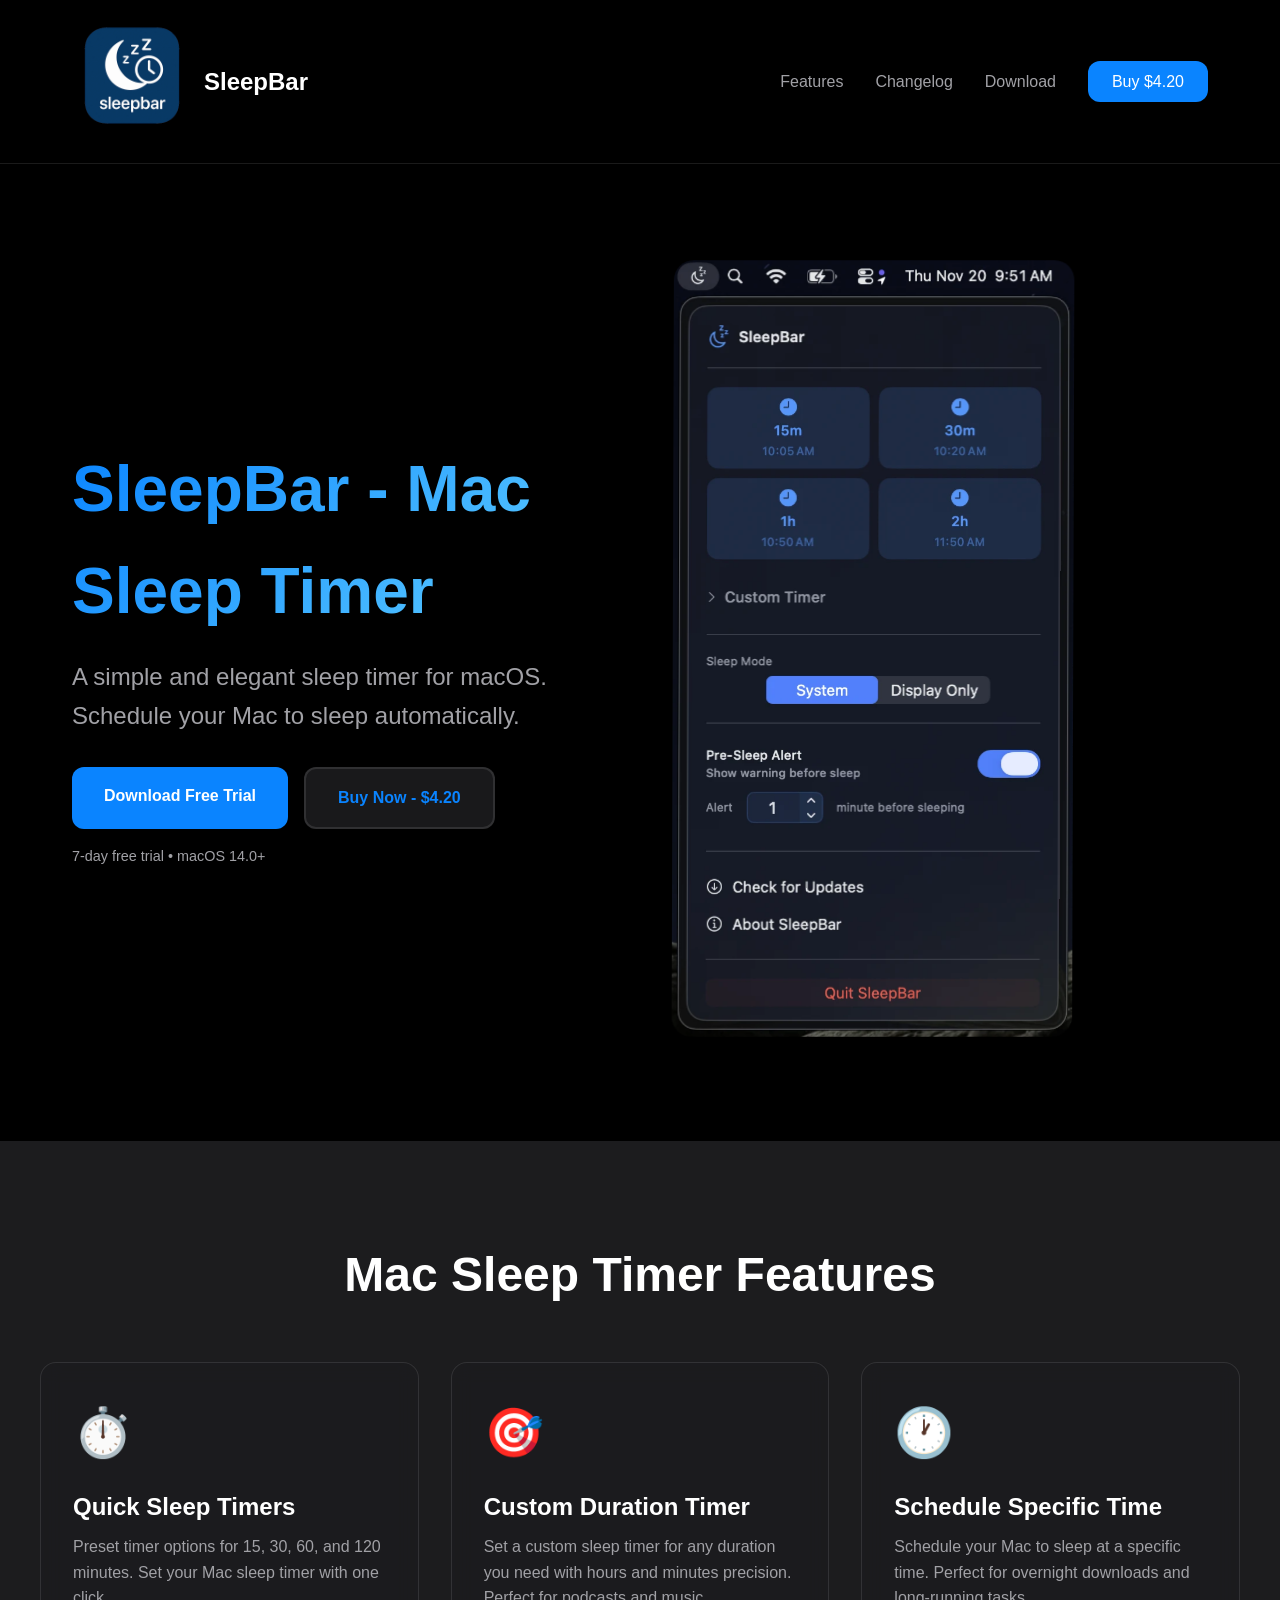
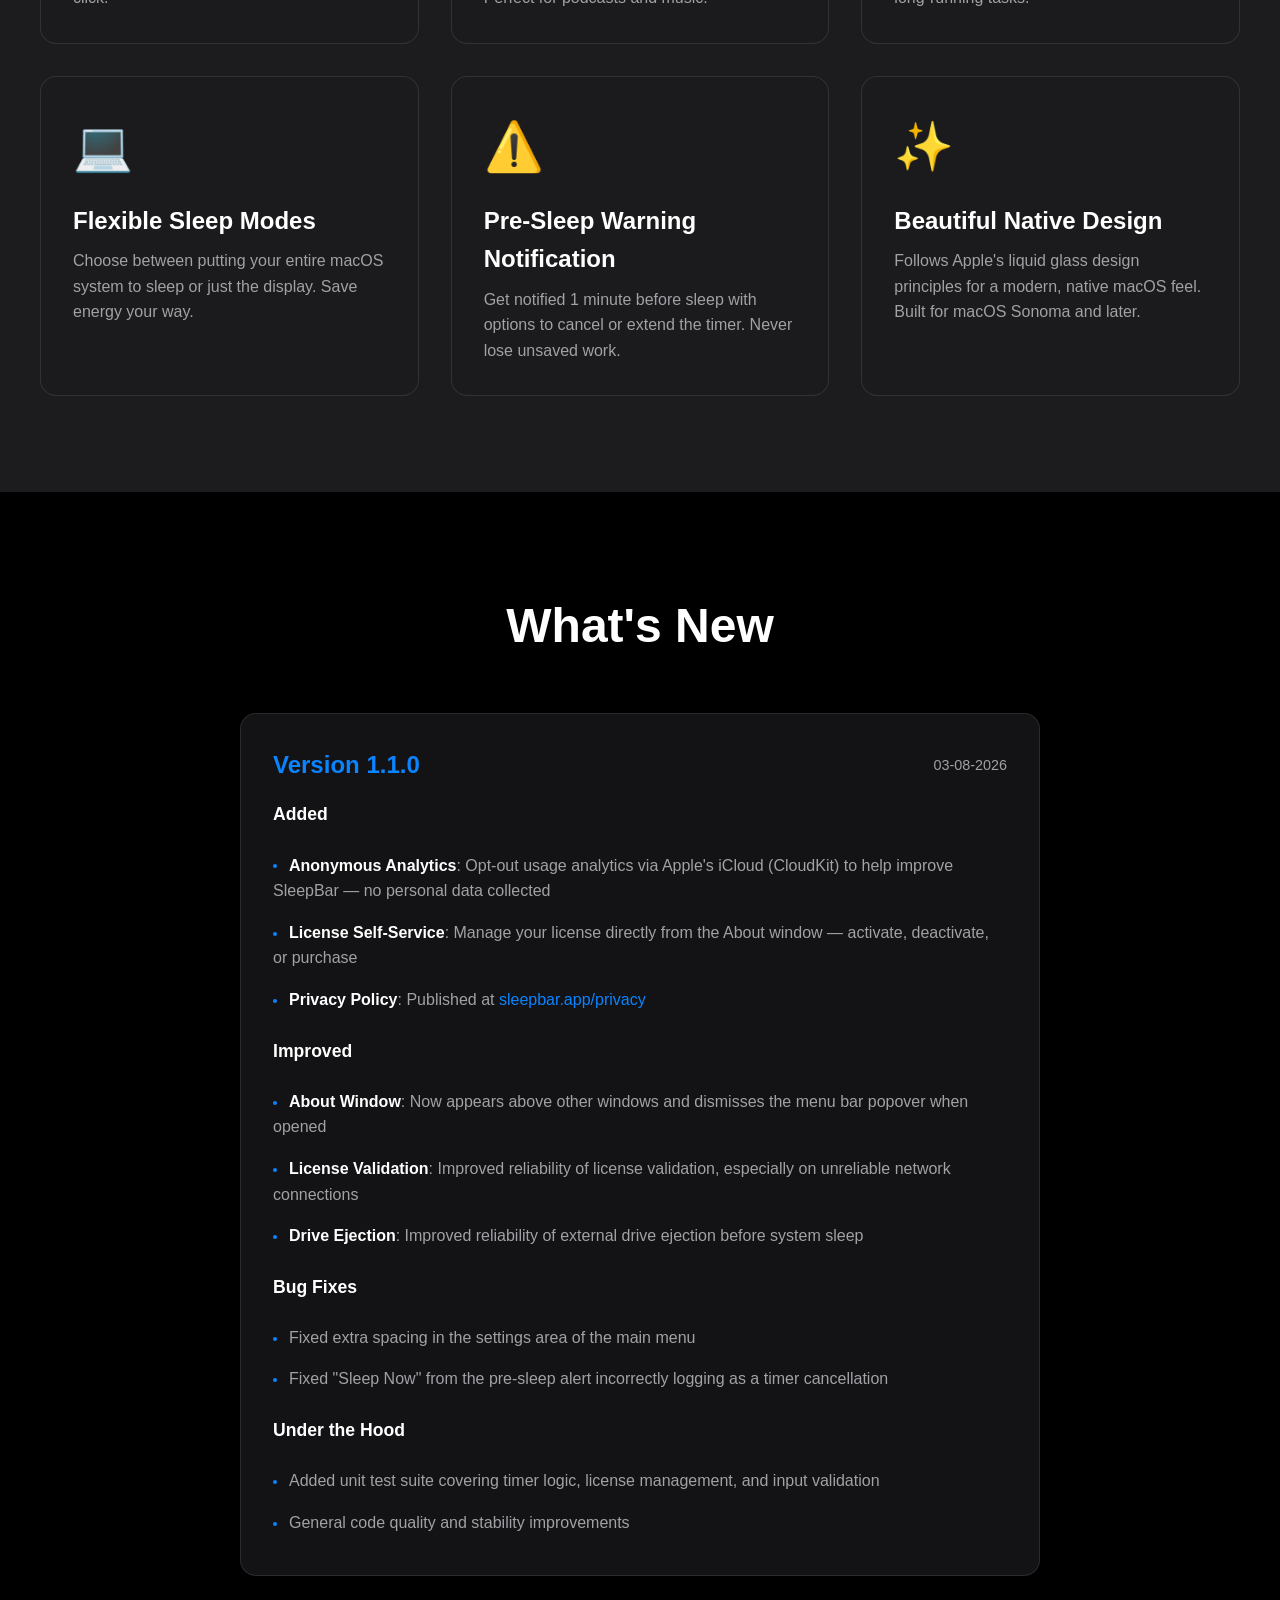
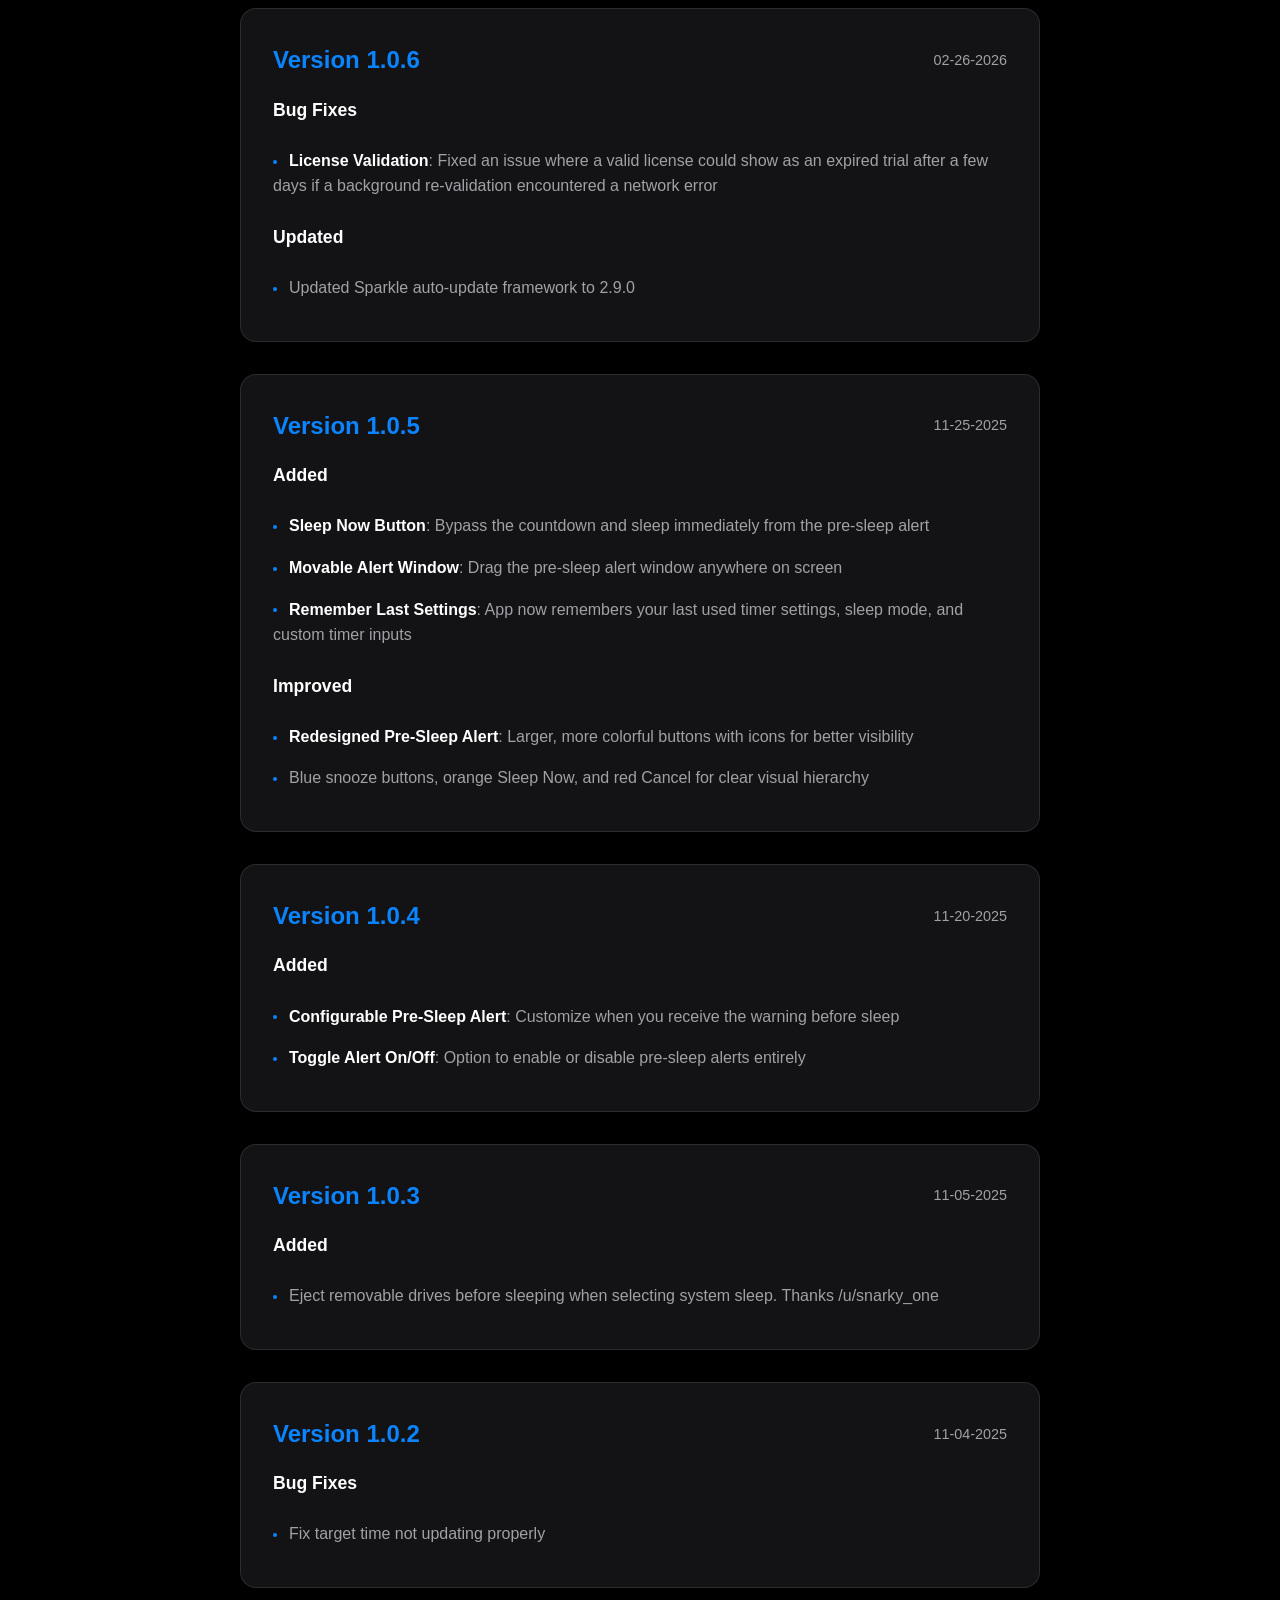
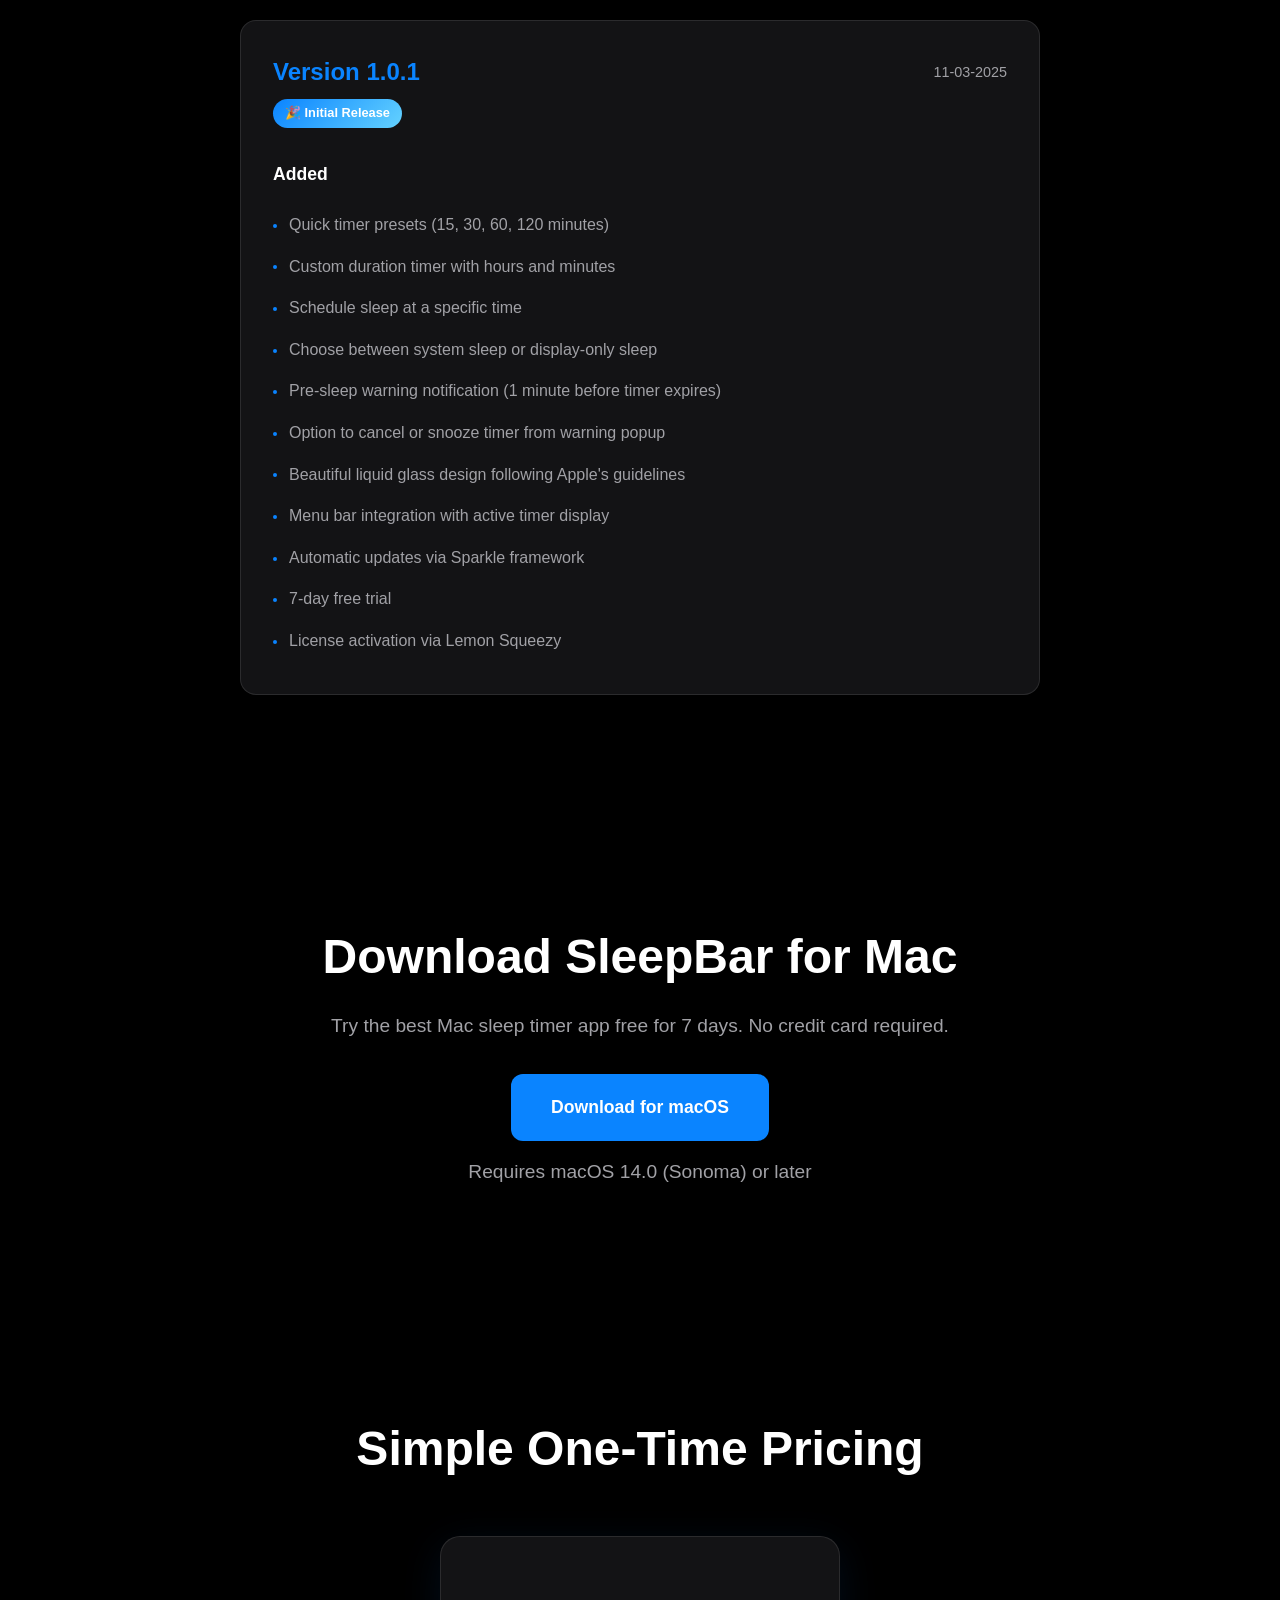
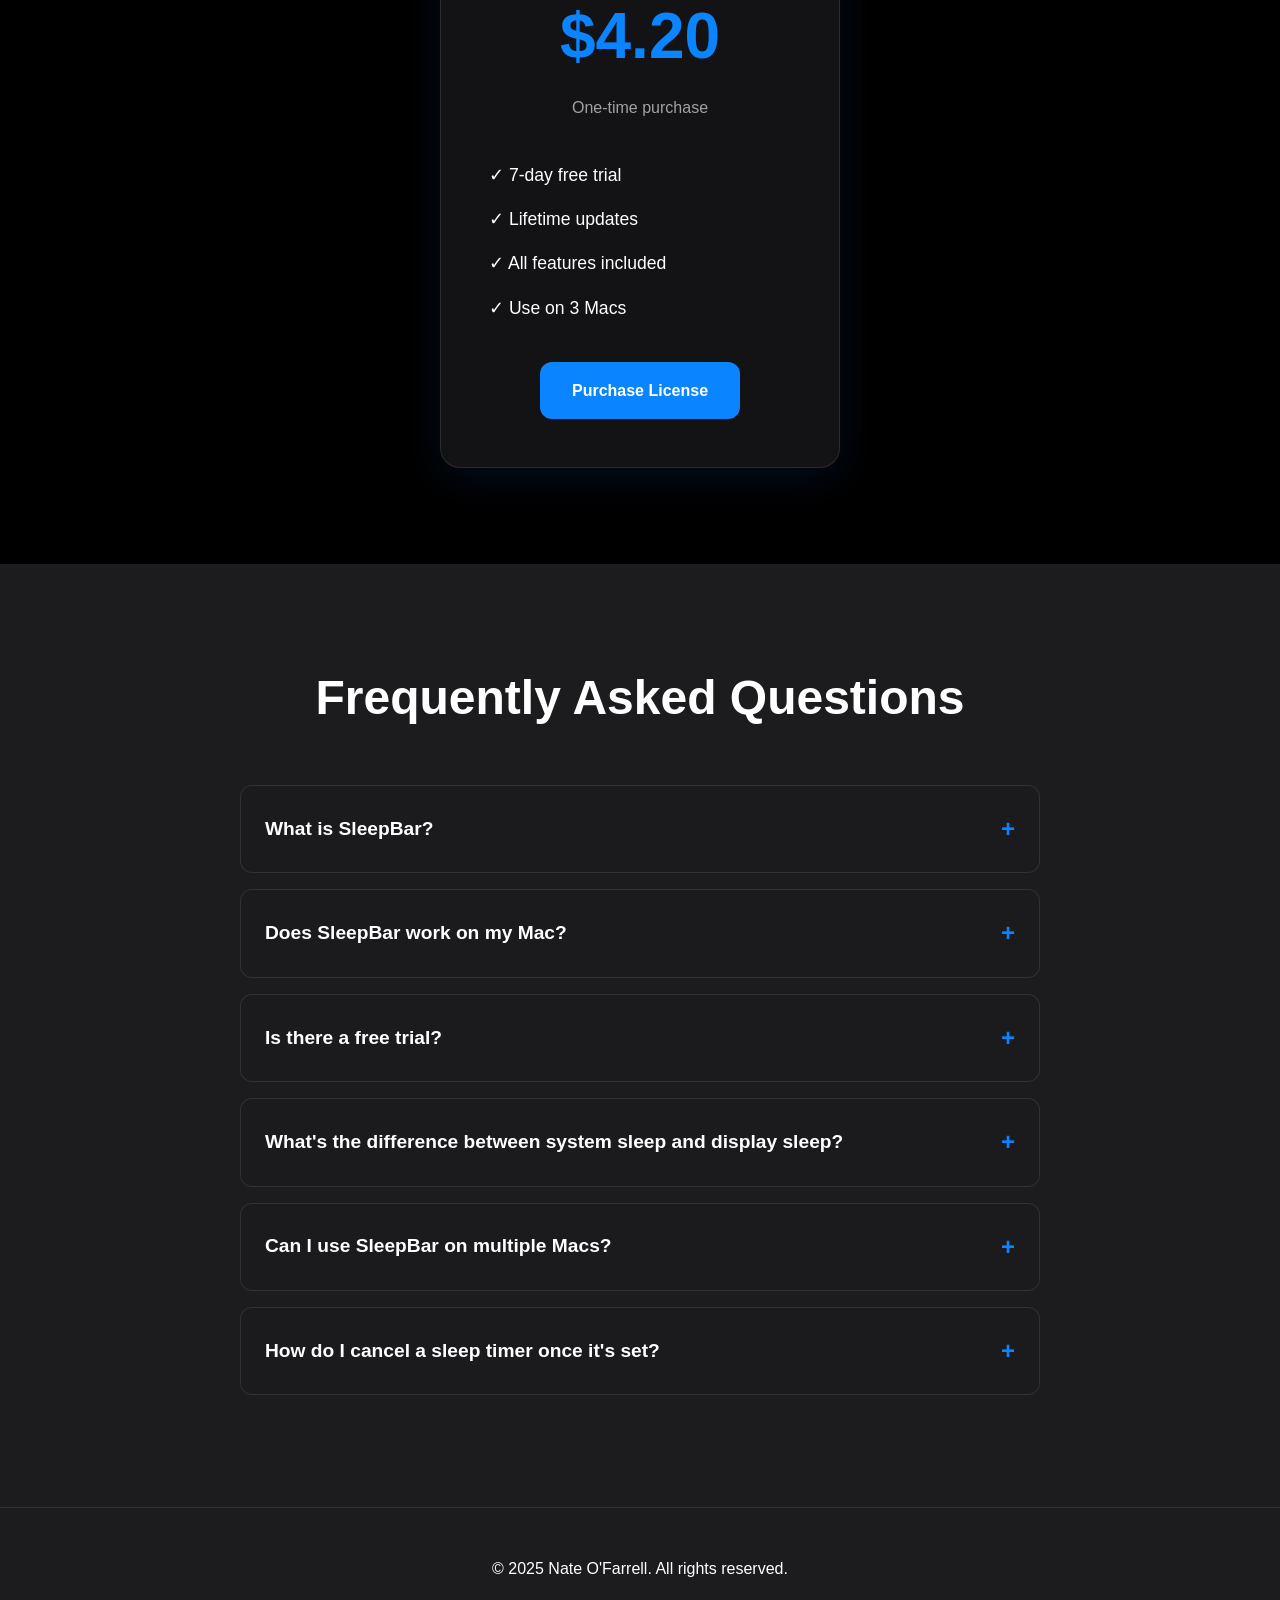
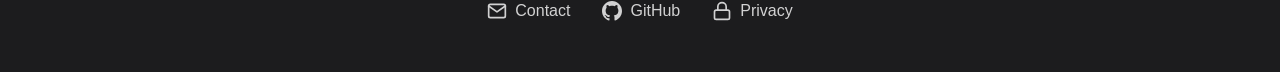
<file: index.html>
<!DOCTYPE html>
<html lang="en">
<head>
    <meta charset="UTF-8">
    <meta name="viewport" content="width=device-width, initial-scale=1.0">
    
    <!-- Primary Meta Tags -->
    <title>SleepBar - Beautiful Sleep Timer for Mac | Schedule macOS Sleep Timer</title>
    <meta name="title" content="SleepBar - Beautiful Sleep Timer for Mac | Schedule macOS Sleep Timer">
    <meta name="description" content="A simple and elegant sleep timer for macOS. Set your Mac to sleep at a specific time or after a duration. Perfect for overnight downloads, podcasts, and energy savings. 7-day free trial.">
    <meta name="keywords" content="mac sleep timer, macos sleep timer, sleep scheduler mac, mac auto sleep, macOS timer, sleep timer app, mac menu bar app, macOS Sonoma app, mac utility app">
    <meta name="author" content="Nate O'Farrell">
    <meta name="theme-color" content="#007AFF">
    <link rel="canonical" href="https://sleepbar.app/">
    
    <!-- Preconnect to external domains -->
    <link rel="preconnect" href="https://github.com" crossorigin>
    <link rel="preconnect" href="https://shop.sleepbar.app" crossorigin>
    <link rel="dns-prefetch" href="https://github.com">
    <link rel="dns-prefetch" href="https://shop.sleepbar.app">
    
    <!-- Open Graph / Facebook -->
    <meta property="og:type" content="website">
    <meta property="og:url" content="https://sleepbar.app/">
    <meta property="og:title" content="SleepBar - Beautiful Sleep Timer for Mac">
    <meta property="og:description" content="A simple and elegant sleep timer for macOS. Set your Mac to sleep at a specific time or after a duration. Perfect for overnight downloads, podcasts, and energy savings.">
    <meta property="og:image" content="https://sleepbar.app/media/app.png">
    <meta property="og:site_name" content="SleepBar">
    <meta property="og:locale" content="en_US">
    
    <!-- Twitter Card -->
    <meta name="twitter:card" content="summary_large_image">
    <meta name="twitter:url" content="https://sleepbar.app/">
    <meta name="twitter:title" content="SleepBar - Beautiful Sleep Timer for Mac">
    <meta name="twitter:description" content="A simple and elegant sleep timer for macOS. Set your Mac to sleep at a specific time or after a duration.">
    <meta name="twitter:image" content="https://sleepbar.app/media/app.png">
    
    <!-- Favicon -->
    <link rel="icon" href="media/icon.png" type="image/png">
    <link rel="apple-touch-icon" href="media/icon.png">
    
    <!-- Critical Resources (load in priority order) -->
    <link rel="preload" as="image" href="media/app.webp" type="image/webp" fetchpriority="high">
    
    <!-- Inlined CSS for instant render (eliminates 160ms render-blocking request) -->
    <style>
        * {
            margin: 0;
            padding: 0;
            box-sizing: border-box;
        }

        :root {
            /* Dark Mode (Default) */
            --primary-color: #0A84FF;
            --secondary-color: #64D2FF;
            --text-primary: #FFFFFF;
            --text-secondary: #A1A1A6;
            --background: #000000;
            --background-elevated: #1C1C1E;
            --card-bg: rgba(28, 28, 30, 0.9);
            --card-border: rgba(255, 255, 255, 0.1);
            --glass-bg: rgba(28, 28, 30, 0.7);
            --header-bg: rgba(0, 0, 0, 0.8);
        }

        body {
            font-family: -apple-system, BlinkMacSystemFont, 'Segoe UI', Roboto, Oxygen, Ubuntu, Cantarell, sans-serif;
            background-color: var(--background);
            color: var(--text-primary);
            line-height: 1.6;
        }

        /* Header */
        header {
            background: var(--header-bg);
            backdrop-filter: blur(20px);
            -webkit-backdrop-filter: blur(20px);
            border-bottom: 1px solid var(--card-border);
            position: sticky;
            top: 0;
            z-index: 100;
        }

        nav {
            max-width: 1200px;
            margin: 0 auto;
            padding: 1rem 2rem;
            display: flex;
            justify-content: space-between;
            align-items: center;
        }

        .logo {
            font-size: 1.5rem;
            font-weight: 600;
            display: flex;
            align-items: center;
            gap: 0.75rem;
        }

        .logo-icon {
            width: 120px;
            height: 120px;
            border-radius: 24px;
        }

        .nav-links {
            display: flex;
            gap: 2rem;
            align-items: center;
        }

        .nav-links a {
            text-decoration: none;
            color: var(--text-secondary);
            font-weight: 500;
            transition: color 0.2s;
        }

        .nav-links a:hover {
            color: var(--primary-color);
        }

        /* Buttons */
        .cta-button {
            background: var(--primary-color);
            color: white !important;
            padding: 0.5rem 1.5rem;
            border-radius: 12px;
            transition: transform 0.2s, box-shadow 0.2s;
        }

        .cta-button:hover {
            transform: translateY(-2px);
            box-shadow: 0 4px 12px rgba(0, 122, 255, 0.3);
        }

        .primary-button {
            display: inline-block;
            background: var(--primary-color);
            color: white;
            padding: 1rem 2rem;
            border-radius: 12px;
            text-decoration: none;
            font-weight: 600;
            transition: transform 0.2s, box-shadow 0.2s;
        }

        .primary-button:hover {
            transform: translateY(-2px);
            box-shadow: 0 8px 20px rgba(0, 122, 255, 0.3);
        }

        .primary-button.large {
            padding: 1.2rem 2.5rem;
            font-size: 1.1rem;
        }

        .secondary-button {
            display: inline-block;
            background: var(--card-bg);
            color: var(--primary-color);
            padding: 1rem 2rem;
            border-radius: 12px;
            text-decoration: none;
            font-weight: 600;
            border: 2px solid var(--card-border);
            transition: all 0.2s;
            backdrop-filter: blur(10px);
        }

        .secondary-button:hover {
            background: var(--primary-color);
            color: white;
            border-color: var(--primary-color);
        }

        /* Hero Section */
        .hero {
            max-width: 1200px;
            margin: 0 auto;
            padding: 6rem 2rem;
            display: grid;
            grid-template-columns: 1fr 1fr;
            gap: 4rem;
            align-items: center;
        }

        .hero-content h1 {
            font-size: 4rem;
            font-weight: 700;
            margin-bottom: 1rem;
            background: linear-gradient(135deg, var(--primary-color), var(--secondary-color));
            -webkit-background-clip: text;
            -webkit-text-fill-color: transparent;
            background-clip: text;
        }

        .tagline {
            font-size: 1.5rem;
            color: var(--text-secondary);
            margin-bottom: 2rem;
        }

        .hero-buttons {
            display: flex;
            gap: 1rem;
            margin-bottom: 1rem;
        }

        .trial-info {
            color: var(--text-secondary);
            font-size: 0.9rem;
        }

        /* App Preview */
        .app-preview {
            perspective: 1000px;
        }

        .app-screenshot {
            max-width: 75%;
            height: auto;
            border-radius: 20px;
            box-shadow: 0 30px 80px rgba(0, 0, 0, 0.3);
            transform: rotateY(-5deg) rotateX(2deg);
            transition: transform 0.5s ease;
        }

        .app-screenshot:hover {
            transform: rotateY(0deg) rotateX(0deg);
        }

        /* Features Section */
        .features {
            background: var(--background-elevated);
            padding: 6rem 2rem;
        }

        .features h2 {
            text-align: center;
            font-size: 3rem;
            margin-bottom: 3rem;
        }

        .features-grid {
            max-width: 1200px;
            margin: 0 auto;
            display: grid;
            grid-template-columns: repeat(auto-fit, minmax(300px, 1fr));
            gap: 2rem;
        }

        .feature {
            background: var(--glass-bg);
            padding: 2rem;
            border-radius: 16px;
            border: 1px solid var(--card-border);
            backdrop-filter: blur(10px);
            transition: transform 0.2s, box-shadow 0.2s, border-color 0.2s;
        }

        .feature:hover {
            transform: translateY(-4px);
            box-shadow: 0 8px 20px rgba(10, 132, 255, 0.2);
            border-color: var(--primary-color);
        }

        .feature-icon {
            font-size: 3rem;
            margin-bottom: 1rem;
        }

        .feature h3 {
            font-size: 1.5rem;
            margin-bottom: 0.5rem;
        }

        .feature p {
            color: var(--text-secondary);
        }

        /* Changelog Section */
        .changelog {
            background: var(--background);
            padding: 6rem 2rem;
        }

        .changelog h2 {
            text-align: center;
            font-size: 3rem;
            margin-bottom: 3rem;
        }

        .changelog-container {
            max-width: 800px;
            margin: 0 auto;
        }

        .changelog-entry {
            background: var(--glass-bg);
            border-radius: 16px;
            padding: 2rem;
            margin-bottom: 2rem;
            border: 1px solid var(--card-border);
            backdrop-filter: blur(10px);
            transition: transform 0.2s, box-shadow 0.2s, border-color 0.2s;
        }

        .changelog-entry:hover {
            transform: translateY(-2px);
            box-shadow: 0 8px 20px rgba(10, 132, 255, 0.2);
            border-color: var(--primary-color);
        }

        .version-header {
            display: flex;
            justify-content: space-between;
            align-items: center;
            margin-bottom: 0.5rem;
        }

        .version-number {
            font-size: 1.5rem;
            font-weight: 700;
            color: var(--primary-color);
        }

        .version-date {
            color: var(--text-secondary);
            font-size: 0.9rem;
        }

        .version-badge {
            display: inline-block;
            background: linear-gradient(135deg, var(--primary-color), var(--secondary-color));
            color: white;
            padding: 0.25rem 0.75rem;
            border-radius: 20px;
            font-size: 0.8rem;
            font-weight: 600;
            margin-bottom: 1rem;
        }

        .changelog-list {
            list-style: none;
            margin-top: 1rem;
        }

        .changelog-list li {
            padding: 0.5rem 0;
            font-size: 1rem;
            line-height: 1.6;
            color: var(--text-secondary);
        }

        .changelog-list li::before {
            content: '';
            display: inline-block;
            width: 4px;
            height: 4px;
            background: var(--primary-color);
            border-radius: 50%;
            margin-right: 0.75rem;
            vertical-align: middle;
        }

        .changelog-list li strong {
            color: var(--text-primary);
            font-weight: 600;
        }

        .changelog-list li code {
            background: rgba(10, 132, 255, 0.15);
            color: var(--primary-color);
            padding: 0.15rem 0.4rem;
            border-radius: 4px;
            font-family: 'SF Mono', Monaco, 'Courier New', monospace;
            font-size: 0.9em;
        }

        .changelog-list li a {
            color: var(--primary-color);
            text-decoration: none;
            transition: opacity 0.2s;
        }

        .changelog-list li a:hover {
            opacity: 0.8;
            text-decoration: underline;
        }

        .changelog-subsection {
            font-size: 1.1rem;
            font-weight: 600;
            color: var(--text-primary);
            margin-top: 1rem;
            margin-bottom: 0.5rem;
        }

        .loading {
            text-align: center;
            color: var(--text-secondary);
            padding: 2rem;
        }

        /* Download Section */
        .download {
            max-width: 800px;
            margin: 0 auto;
            padding: 6rem 2rem;
            text-align: center;
        }

        .download h2 {
            font-size: 3rem;
            margin-bottom: 1rem;
        }

        .download p {
            font-size: 1.2rem;
            color: var(--text-secondary);
            margin-bottom: 2rem;
        }

        .system-requirements {
            margin-top: 1rem;
            font-size: 0.9rem;
            color: var(--text-secondary);
        }

        /* Pricing Section */
        .pricing {
            background: var(--background);
            padding: 6rem 2rem;
            text-align: center;
        }

        .pricing h2 {
            font-size: 3rem;
            margin-bottom: 3rem;
        }

        .pricing-card {
            max-width: 400px;
            margin: 0 auto;
            background: var(--glass-bg);
            padding: 3rem;
            border-radius: 20px;
            border: 1px solid var(--card-border);
            backdrop-filter: blur(10px);
            box-shadow: 0 10px 40px rgba(10, 132, 255, 0.1);
        }

        .price {
            font-size: 4rem;
            font-weight: 700;
            color: var(--primary-color);
            margin-bottom: 0.5rem;
        }

        .price-subtext {
            color: var(--text-secondary);
            margin-bottom: 2rem;
        }

        .features-list {
            list-style: none;
            margin-bottom: 2rem;
            text-align: left;
        }

        .features-list li {
            padding: 0.5rem 0;
            font-size: 1.1rem;
        }

        /* FAQ Section */
        .faq {
            background: var(--background-elevated);
            padding: 6rem 2rem;
        }

        .faq h2 {
            text-align: center;
            font-size: 3rem;
            margin-bottom: 3rem;
        }

        .faq-container {
            max-width: 800px;
            margin: 0 auto;
        }

        .faq-item {
            background: var(--glass-bg);
            border-radius: 12px;
            padding: 1.5rem;
            margin-bottom: 1rem;
            border: 1px solid var(--card-border);
            backdrop-filter: blur(10px);
            transition: all 0.2s;
            cursor: pointer;
        }

        .faq-item:hover {
            border-color: var(--primary-color);
            box-shadow: 0 4px 12px rgba(10, 132, 255, 0.2);
        }

        .faq-item[open] {
            border-color: var(--primary-color);
        }

        .faq-item summary {
            font-size: 1.2rem;
            font-weight: 600;
            color: var(--text-primary);
            cursor: pointer;
            list-style: none;
            display: flex;
            justify-content: space-between;
            align-items: center;
        }

        .faq-item summary::-webkit-details-marker {
            display: none;
        }

        .faq-item summary::after {
            content: '+';
            font-size: 1.5rem;
            color: var(--primary-color);
            transition: transform 0.3s;
        }

        .faq-item[open] summary::after {
            transform: rotate(45deg);
        }

        .faq-item p {
            margin-top: 1rem;
            color: var(--text-secondary);
            line-height: 1.6;
        }

        /* Footer */
        footer {
            background: var(--background-elevated);
            color: var(--text-primary);
            padding: 3rem 2rem;
            text-align: center;
            border-top: 1px solid var(--card-border);
        }

        .footer-links {
            margin-top: 1rem;
            display: flex;
            gap: 2rem;
            justify-content: center;
        }

        .footer-links a {
            color: white;
            text-decoration: none;
            opacity: 0.8;
            transition: opacity 0.2s;
        }

        .footer-link {
            display: inline-flex;
            align-items: center;
            gap: 0.5rem;
        }

        .footer-link svg {
            transition: transform 0.2s;
        }

        .footer-links a:hover {
            opacity: 1;
        }

        .footer-link:hover svg {
            transform: translateY(-2px);
        }

        /* Responsive */
        @media (max-width: 768px) {
            /* Navigation */
            nav {
                padding: 1rem 1.5rem;
                flex-wrap: wrap;
                gap: 1rem;
            }

            .logo {
                font-size: 1.25rem;
            }

            .nav-links {
                gap: 1rem;
                font-size: 0.9rem;
                width: 100%;
                justify-content: center;
                flex-wrap: wrap;
            }

            .cta-button {
                padding: 0.5rem 1rem;
                font-size: 0.9rem;
            }

            /* Hero */
            .hero {
                grid-template-columns: 1fr;
                padding: 2rem 1.5rem;
                gap: 2rem;
            }

            .hero-content h1 {
                font-size: 2.5rem;
            }

            .tagline {
                font-size: 1.1rem;
            }

            .hero-buttons {
                flex-direction: column;
                gap: 0.75rem;
            }

            .primary-button,
            .secondary-button {
                width: 100%;
                text-align: center;
                padding: 1rem 1.5rem;
            }

            .app-screenshot {
                max-width: 100%;
                transform: none;
            }

            /* Sections */
            .features,
            .changelog,
            .download,
            .pricing,
            .faq {
                padding: 3rem 1.5rem;
            }

            .features h2,
            .changelog h2,
            .download h2,
            .pricing h2,
            .faq h2 {
                font-size: 2rem;
            }
            
            .faq-item summary {
                font-size: 1rem;
            }

            .features-grid {
                grid-template-columns: 1fr;
                gap: 2rem;
            }

            .feature-icon {
                font-size: 2.5rem;
            }

            /* Pricing */
            .pricing-card {
                max-width: 100%;
            }

            /* Footer */
            footer {
                padding: 2rem 1.5rem;
            }

            .footer-links {
                flex-direction: column;
                gap: 1rem;
                align-items: center;
            }
        }
    </style>
    
    <!-- Structured Data (JSON-LD) -->
    <script type="application/ld+json">
    {
      "@context": "https://schema.org",
      "@type": "SoftwareApplication",
      "name": "SleepBar",
      "operatingSystem": "macOS 14.0 or later",
      "applicationCategory": "UtilitiesApplication",
      "offers": {
        "@type": "Offer",
        "price": "4.20",
        "priceCurrency": "USD"
      },
      "aggregateRating": {
        "@type": "AggregateRating",
        "ratingValue": "5",
        "ratingCount": "1"
      },
      "description": "A simple and elegant sleep timer for macOS. Set your Mac to sleep at a specific time or after a duration.",
      "screenshot": "https://sleepbar.app/media/app.png",
      "downloadUrl": "https://github.com/zcpnate/sleepbar/releases/latest/download/SleepBar.dmg",
      "softwareVersion": "1.0",
      "author": {
        "@type": "Person",
        "name": "Nate O'Farrell"
      },
      "publisher": {
        "@type": "Organization",
        "name": "SleepBar",
        "logo": {
          "@type": "ImageObject",
          "url": "https://sleepbar.app/media/icon.png"
        }
      }
    }
    </script>
    
    <script type="application/ld+json">
    {
      "@context": "https://schema.org",
      "@type": "Organization",
      "name": "SleepBar",
      "url": "https://sleepbar.app",
      "logo": "https://sleepbar.app/media/icon.png",
      "contactPoint": {
        "@type": "ContactPoint",
        "email": "hi@sleepbar.app",
        "contactType": "Customer Support"
      },
      "sameAs": [
        "https://github.com/zcpnate/sleepbar"
      ]
    }
    </script>
    
    <script type="application/ld+json">
    {
      "@context": "https://schema.org",
      "@type": "FAQPage",
      "mainEntity": [
        {
          "@type": "Question",
          "name": "What is SleepBar?",
          "acceptedAnswer": {
            "@type": "Answer",
            "text": "SleepBar is a Mac sleep timer app that allows you to schedule your macOS computer to sleep automatically after a set duration or at a specific time. It's perfect for listening to music before bed, managing overnight downloads, or saving energy."
          }
        },
        {
          "@type": "Question",
          "name": "Does SleepBar work on my Mac?",
          "acceptedAnswer": {
            "@type": "Answer",
            "text": "SleepBar requires macOS 14.0 (Sonoma) or later. It works on all modern Macs including MacBook Air, MacBook Pro, iMac, Mac Mini, Mac Studio, and Mac Pro running compatible versions of macOS."
          }
        },
        {
          "@type": "Question",
          "name": "Is there a free trial?",
          "acceptedAnswer": {
            "@type": "Answer",
            "text": "Yes! SleepBar offers a 7-day free trial with full access to all features. No credit card is required to start your trial. Simply download and start using the app."
          }
        },
        {
          "@type": "Question",
          "name": "What's the difference between system sleep and display sleep?",
          "acceptedAnswer": {
            "@type": "Answer",
            "text": "System sleep puts your entire Mac into a low-power state, closing all apps and stopping all processes. Display sleep only turns off your screen while keeping your Mac running, perfect for downloads or background tasks."
          }
        },
        {
          "@type": "Question",
          "name": "Can I use SleepBar on multiple Macs?",
          "acceptedAnswer": {
            "@type": "Answer",
            "text": "Yes! Your $4.20 one-time purchase license allows you to use SleepBar on up to 3 Macs. The license includes lifetime updates at no additional cost."
          }
        },
        {
          "@type": "Question",
          "name": "How do I cancel a sleep timer once it's set?",
          "acceptedAnswer": {
            "@type": "Answer",
            "text": "Simply click the SleepBar icon in your menu bar and you'll see options to cancel or modify your active timer. You'll also receive a notification 1 minute before sleep with the option to cancel."
          }
        }
      ]
    }
    </script>
</head>
<body>
    <header>
        <nav>
            <div class="logo">
                <picture>
                    <source srcset="media/icon.webp" type="image/webp">
                    <img src="media/icon.png" alt="SleepBar Mac Sleep Timer App Logo" class="logo-icon" width="120" height="120">
                </picture>
                SleepBar
            </div>
            <div class="nav-links">
                <a href="#features">Features</a>
                <a href="#changelog">Changelog</a>
                <a href="#download">Download</a>
                <a href="https://shop.sleepbar.app/buy/8089829a-1927-4553-9b16-28aacdcfe904" class="cta-button">Buy $4.20</a>
            </div>
        </nav>
    </header>

    <main>
        <!-- Hero Section -->
        <section class="hero">
            <div class="hero-content">
                <h1>SleepBar - Mac Sleep Timer</h1>
                <p class="tagline">A simple and elegant sleep timer for macOS. Schedule your Mac to sleep automatically.</p>
                <div class="hero-buttons">
                    <a href="https://github.com/zcpnate/sleepbar/releases/latest/download/SleepBar.dmg" class="primary-button">
                        Download Free Trial
                    </a>
                    <a href="https://shop.sleepbar.app/buy/8089829a-1927-4553-9b16-28aacdcfe904" class="secondary-button">
                        Buy Now - $4.20
                    </a>
                </div>
                <p class="trial-info">7-day free trial • macOS 14.0+</p>
            </div>
            <div class="hero-image">
                <div class="app-preview">
                    <picture>
                        <source srcset="media/app.webp" type="image/webp">
                        <img src="media/app.png" 
                             alt="SleepBar macOS menu bar app interface showing sleep timer options with quick presets, custom duration, and scheduled sleep time controls" 
                             class="app-screenshot"
                             width="662"
                             height="1330"
                             loading="eager"
                             fetchpriority="high">
                    </picture>
                </div>
            </div>
        </section>

        <!-- Features Section -->
        <section id="features" class="features">
            <h2>Mac Sleep Timer Features</h2>
            <div class="features-grid">
                <div class="feature">
                    <div class="feature-icon">⏱️</div>
                    <h3>Quick Sleep Timers</h3>
                    <p>Preset timer options for 15, 30, 60, and 120 minutes. Set your Mac sleep timer with one click.</p>
                </div>
                <div class="feature">
                    <div class="feature-icon">🎯</div>
                    <h3>Custom Duration Timer</h3>
                    <p>Set a custom sleep timer for any duration you need with hours and minutes precision. Perfect for podcasts and music.</p>
                </div>
                <div class="feature">
                    <div class="feature-icon">🕐</div>
                    <h3>Schedule Specific Time</h3>
                    <p>Schedule your Mac to sleep at a specific time. Perfect for overnight downloads and long-running tasks.</p>
                </div>
                <div class="feature">
                    <div class="feature-icon">💻</div>
                    <h3>Flexible Sleep Modes</h3>
                    <p>Choose between putting your entire macOS system to sleep or just the display. Save energy your way.</p>
                </div>
                <div class="feature">
                    <div class="feature-icon">⚠️</div>
                    <h3>Pre-Sleep Warning Notification</h3>
                    <p>Get notified 1 minute before sleep with options to cancel or extend the timer. Never lose unsaved work.</p>
                </div>
                <div class="feature">
                    <div class="feature-icon">✨</div>
                    <h3>Beautiful Native Design</h3>
                    <p>Follows Apple's liquid glass design principles for a modern, native macOS feel. Built for macOS Sonoma and later.</p>
                </div>
            </div>
        </section>

        <!-- Changelog Section -->
        <section id="changelog" class="changelog">
            <h2>What's New</h2>
            <div class="changelog-container" id="changelog-content">
                <div class="loading">Loading changelog...</div>
            </div>
        </section>

        <!-- Download Section -->
        <section id="download" class="download">
            <h2>Download SleepBar for Mac</h2>
            <p>Try the best Mac sleep timer app free for 7 days. No credit card required.</p>
            <div class="download-buttons">
                <a href="https://github.com/zcpnate/sleepbar/releases/latest/download/SleepBar.dmg" class="primary-button large">
                    Download for macOS
                </a>
            </div>
            <p class="system-requirements">Requires macOS 14.0 (Sonoma) or later</p>
        </section>

        <!-- Pricing Section -->
        <section class="pricing">
            <h2>Simple One-Time Pricing</h2>
            <div class="pricing-card">
                <div class="price">$4.20</div>
                <p class="price-subtext">One-time purchase</p>
                <ul class="features-list">
                    <li>✓ 7-day free trial</li>
                    <li>✓ Lifetime updates</li>
                    <li>✓ All features included</li>
                    <li>✓ Use on 3 Macs</li>
                </ul>
                <a href="https://shop.sleepbar.app/buy/8089829a-1927-4553-9b16-28aacdcfe904" class="primary-button">
                    Purchase License
                </a>
            </div>
        </section>

        <!-- FAQ Section -->
        <section class="faq">
            <h2>Frequently Asked Questions</h2>
            <div class="faq-container">
                <details class="faq-item">
                    <summary>What is SleepBar?</summary>
                    <p>SleepBar is a Mac sleep timer app that allows you to schedule your macOS computer to sleep automatically after a set duration or at a specific time. It's perfect for listening to music before bed, managing overnight downloads, or saving energy.</p>
                </details>
                <details class="faq-item">
                    <summary>Does SleepBar work on my Mac?</summary>
                    <p>SleepBar requires macOS 14.0 (Sonoma) or later. It works on all modern Macs including MacBook Air, MacBook Pro, iMac, Mac Mini, Mac Studio, and Mac Pro running compatible versions of macOS.</p>
                </details>
                <details class="faq-item">
                    <summary>Is there a free trial?</summary>
                    <p>Yes! SleepBar offers a 7-day free trial with full access to all features. No credit card is required to start your trial. Simply download and start using the app.</p>
                </details>
                <details class="faq-item">
                    <summary>What's the difference between system sleep and display sleep?</summary>
                    <p>System sleep puts your entire Mac into a low-power state, closing all apps and stopping all processes. Display sleep only turns off your screen while keeping your Mac running, perfect for downloads or background tasks.</p>
                </details>
                <details class="faq-item">
                    <summary>Can I use SleepBar on multiple Macs?</summary>
                    <p>Yes! Your $4.20 one-time purchase license allows you to use SleepBar on up to 3 Macs. The license includes lifetime updates at no additional cost.</p>
                </details>
                <details class="faq-item">
                    <summary>How do I cancel a sleep timer once it's set?</summary>
                    <p>Simply click the SleepBar icon in your menu bar and you'll see options to cancel or modify your active timer. You'll also receive a notification before sleep with the option to cancel.</p>
                </details>
            </div>
        </section>
    </main>

    <footer>
        <p>&copy; 2025 Nate O'Farrell. All rights reserved.</p>
        <div class="footer-links">
            <a href="mailto:hi@sleepbar.app" class="footer-link">
                <svg width="20" height="20" viewBox="0 0 24 24" fill="none" stroke="currentColor" stroke-width="2" stroke-linecap="round" stroke-linejoin="round">
                    <path d="M4 4h16c1.1 0 2 .9 2 2v12c0 1.1-.9 2-2 2H4c-1.1 0-2-.9-2-2V6c0-1.1.9-2 2-2z"></path>
                    <polyline points="22,6 12,13 2,6"></polyline>
                </svg>
                Contact
            </a>
            <a href="https://github.com/zcpnate/sleepbar" class="footer-link">
                <svg width="20" height="20" viewBox="0 0 24 24" fill="currentColor">
                    <path d="M12 0c-6.626 0-12 5.373-12 12 0 5.302 3.438 9.8 8.207 11.387.599.111.793-.261.793-.577v-2.234c-3.338.726-4.033-1.416-4.033-1.416-.546-1.387-1.333-1.756-1.333-1.756-1.089-.745.083-.729.083-.729 1.205.084 1.839 1.237 1.839 1.237 1.07 1.834 2.807 1.304 3.492.997.107-.775.418-1.305.762-1.604-2.665-.305-5.467-1.334-5.467-5.931 0-1.311.469-2.381 1.236-3.221-.124-.303-.535-1.524.117-3.176 0 0 1.008-.322 3.301 1.23.957-.266 1.983-.399 3.003-.404 1.02.005 2.047.138 3.006.404 2.291-1.552 3.297-1.23 3.297-1.23.653 1.653.242 2.874.118 3.176.77.84 1.235 1.911 1.235 3.221 0 4.609-2.807 5.624-5.479 5.921.43.372.823 1.102.823 2.222v3.293c0 .319.192.694.801.576 4.765-1.589 8.199-6.086 8.199-11.386 0-6.627-5.373-12-12-12z"/>
                </svg>
                GitHub
            </a>
            <a href="/privacy" class="footer-link">
                <svg width="20" height="20" viewBox="0 0 24 24" fill="none" stroke="currentColor" stroke-width="2" stroke-linecap="round" stroke-linejoin="round">
                    <rect x="3" y="11" width="18" height="11" rx="2" ry="2"></rect>
                    <path d="M7 11V7a5 5 0 0 1 10 0v4"></path>
                </svg>
                Privacy
            </a>
        </div>
    </footer>

    <script>
        // Fetch and parse CHANGELOG.md
        async function loadChangelog() {
            try {
                const response = await fetch('CHANGELOG.md');
                const text = await response.text();
                
                const container = document.getElementById('changelog-content');
                container.innerHTML = parseChangelog(text);
            } catch (error) {
                console.error('Error loading changelog:', error);
                document.getElementById('changelog-content').innerHTML = 
                    '<p style="text-align: center; color: var(--text-light);">Unable to load changelog. Please visit our <a href="https://github.com/zcpnate/sleepbar/releases">releases page</a>.</p>';
            }
        }

        // Convert inline markdown to HTML
        function parseInlineMarkdown(text) {
            return text
                // Bold: **text** or __text__
                .replace(/\*\*(.+?)\*\*/g, '<strong>$1</strong>')
                .replace(/__(.+?)__/g, '<strong>$1</strong>')
                // Italic: *text* or _text_
                .replace(/\*(.+?)\*/g, '<em>$1</em>')
                .replace(/_(.+?)_/g, '<em>$1</em>')
                // Inline code: `code`
                .replace(/`(.+?)`/g, '<code>$1</code>')
                // Links: [text](url)
                .replace(/\[([^\]]+)\]\(([^)]+)\)/g, '<a href="$2" target="_blank">$1</a>');
        }

        function parseChangelog(markdown) {
            const lines = markdown.split('\n');
            let html = '';
            let currentVersion = null;
            let currentSection = null;
            let inList = false;
            
            for (let i = 0; i < lines.length; i++) {
                const line = lines[i].trim();
                
                // Skip header and intro
                if (line.startsWith('# Changelog') || 
                    line.startsWith('All notable changes') || 
                    line.startsWith('The format is based') ||
                    line.startsWith('[1.0.0]: https://') ||
                    line === '---' ||
                    line === '') {
                    continue;
                }
                
                // Stop at "Future Releases"
                if (line.startsWith('## Future Releases')) {
                    break;
                }
                
                // Version header: ## [1.0.0] - Coming Soon
                if (line.startsWith('## [')) {
                    // Close previous version
                    if (inList) {
                        html += '</ul>';
                        inList = false;
                    }
                    if (currentVersion) {
                        html += '</div>';
                    }
                    
                    // Parse version and date
                    const versionMatch = line.match(/## \[([^\]]+)\]\s*-\s*(.+)/);
                    if (versionMatch) {
                        const version = versionMatch[1];
                        const date = versionMatch[2];
                        
                        html += `<div class="changelog-entry">
                            <div class="version-header">
                                <span class="version-number">Version ${version}</span>
                                <span class="version-date">${date}</span>
                            </div>`;
                        
                        currentVersion = version;
                    }
                }
                // Section header with emoji: ### 🎉 Initial Release
                else if (line.startsWith('### ')) {
                    if (inList) {
                        html += '</ul>';
                        inList = false;
                    }
                    
                    const sectionText = line.replace('### ', '');
                    html += `<div class="version-badge">${parseInlineMarkdown(sectionText)}</div>`;
                    currentSection = sectionText;
                }
                // Subsection: #### Added
                else if (line.startsWith('#### ')) {
                    if (inList) {
                        html += '</ul>';
                        inList = false;
                    }
                    
                    const subsectionText = line.replace('#### ', '');
                    html += `<div class="changelog-subsection">${parseInlineMarkdown(subsectionText)}</div>`;
                }
                // List items: - Item text
                else if (line.startsWith('- ')) {
                    if (!inList) {
                        html += '<ul class="changelog-list">';
                        inList = true;
                    }
                    
                    const itemText = line.replace('- ', '');
                    html += `<li>${parseInlineMarkdown(itemText)}</li>`;
                }
            }
            
            // Close any open tags
            if (inList) {
                html += '</ul>';
            }
            if (currentVersion) {
                html += '</div>';
            }
            
            return html || '<p style="text-align: center; color: var(--text-light);">No changelog entries yet.</p>';
        }

        // Load changelog when page loads
        document.addEventListener('DOMContentLoaded', loadChangelog);
    </script>
</body>
</html>
</file>
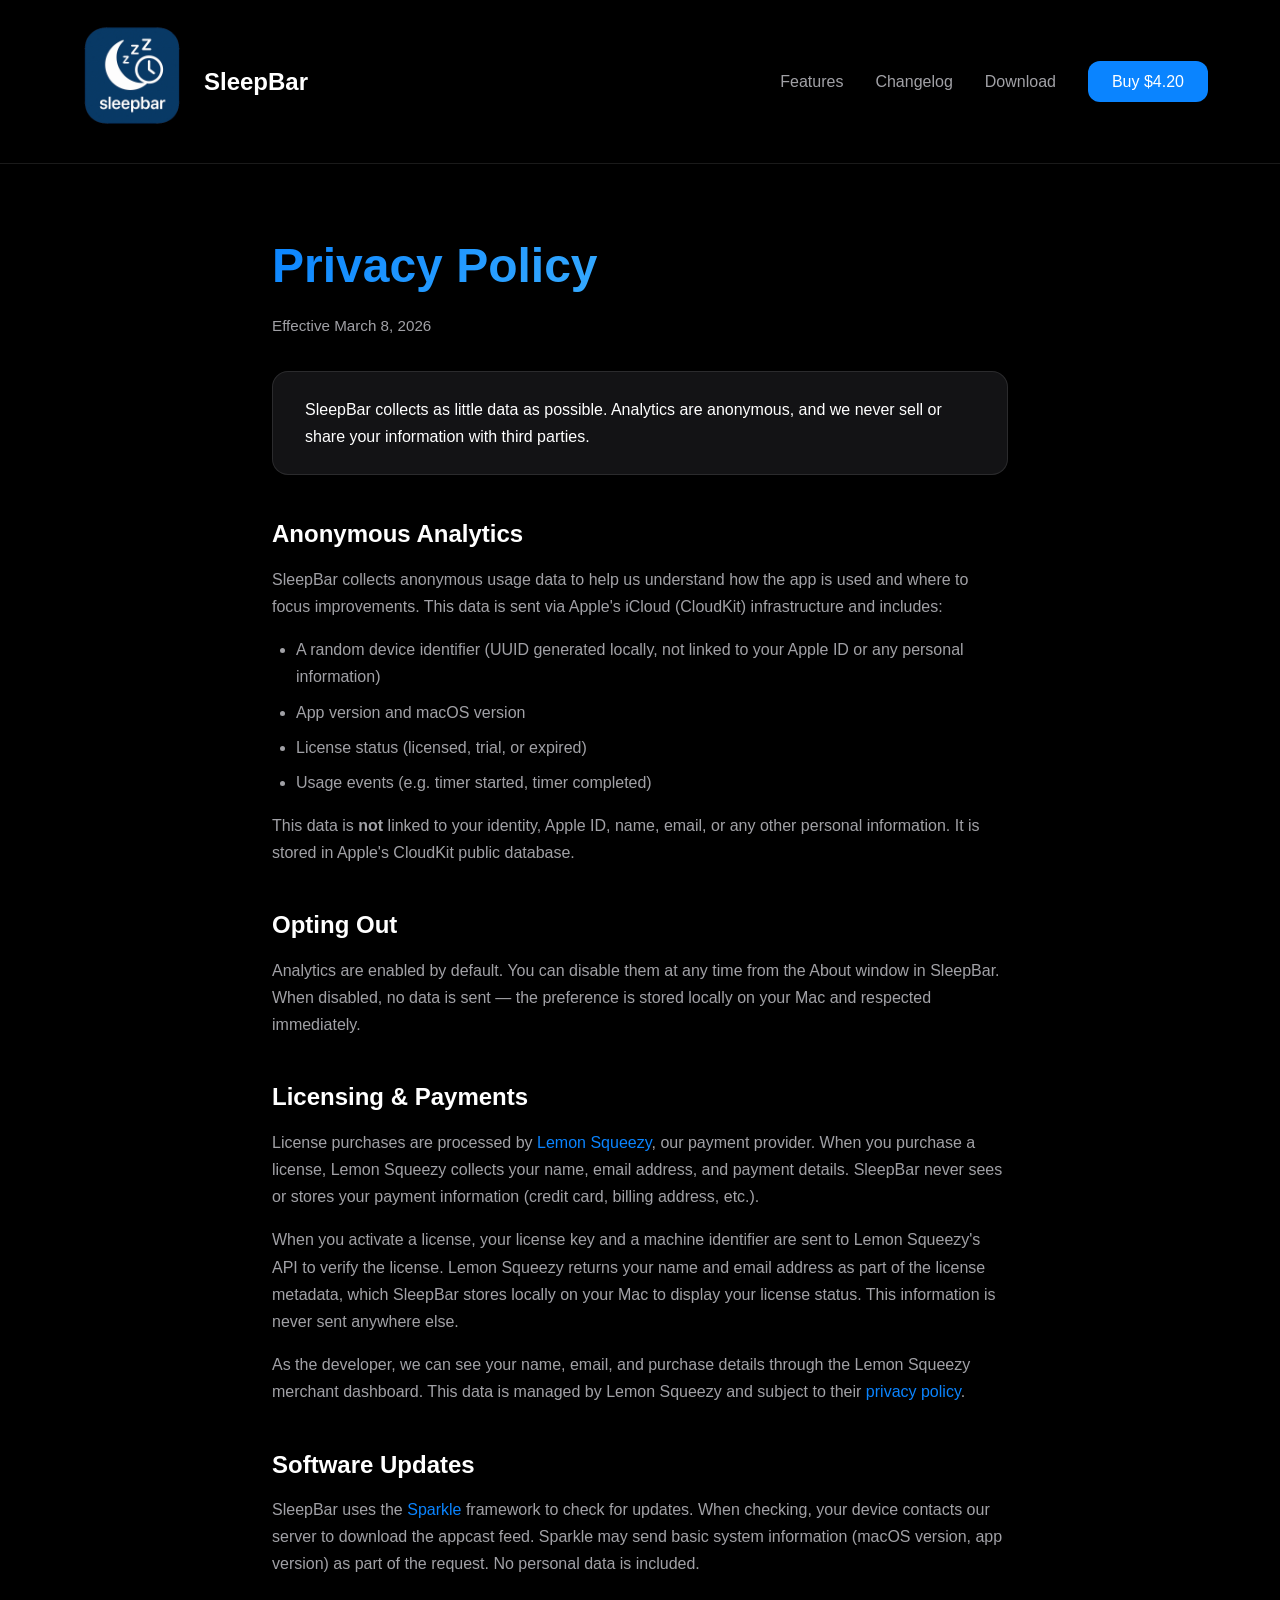
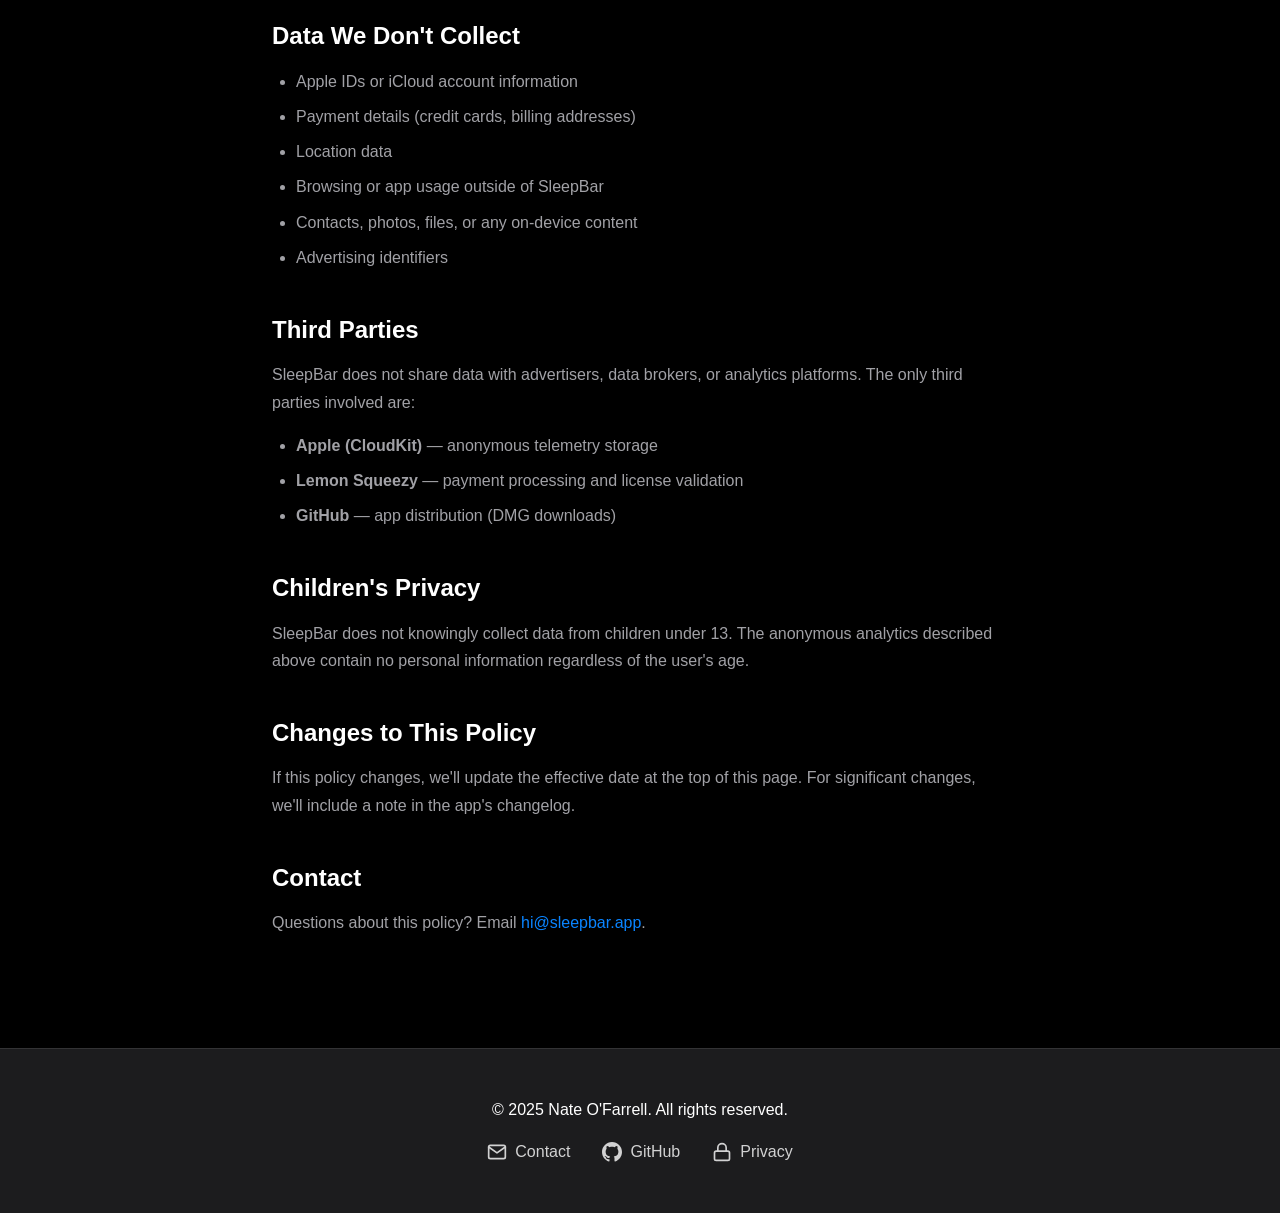
<file: privacy.html>
<!DOCTYPE html>
<html lang="en">
<head>
    <meta charset="UTF-8">
    <meta name="viewport" content="width=device-width, initial-scale=1.0">

    <title>Privacy Policy - SleepBar</title>
    <meta name="description" content="SleepBar privacy policy. Learn how SleepBar handles your data — spoiler: we collect almost nothing.">
    <meta name="robots" content="index, follow">
    <link rel="canonical" href="https://sleepbar.app/privacy">

    <!-- Open Graph -->
    <meta property="og:type" content="website">
    <meta property="og:url" content="https://sleepbar.app/privacy">
    <meta property="og:title" content="Privacy Policy - SleepBar">
    <meta property="og:description" content="SleepBar privacy policy. Learn how SleepBar handles your data.">
    <meta property="og:site_name" content="SleepBar">

    <!-- Favicon -->
    <link rel="icon" href="media/icon.png" type="image/png">
    <link rel="apple-touch-icon" href="media/icon.png">

    <style>
        * {
            margin: 0;
            padding: 0;
            box-sizing: border-box;
        }

        :root {
            --primary-color: #0A84FF;
            --secondary-color: #64D2FF;
            --text-primary: #FFFFFF;
            --text-secondary: #A1A1A6;
            --background: #000000;
            --background-elevated: #1C1C1E;
            --card-bg: rgba(28, 28, 30, 0.9);
            --card-border: rgba(255, 255, 255, 0.1);
            --glass-bg: rgba(28, 28, 30, 0.7);
            --header-bg: rgba(0, 0, 0, 0.8);
        }

        body {
            font-family: -apple-system, BlinkMacSystemFont, 'Segoe UI', Roboto, Oxygen, Ubuntu, Cantarell, sans-serif;
            background-color: var(--background);
            color: var(--text-primary);
            line-height: 1.6;
        }

        header {
            background: var(--header-bg);
            backdrop-filter: blur(20px);
            -webkit-backdrop-filter: blur(20px);
            border-bottom: 1px solid var(--card-border);
            position: sticky;
            top: 0;
            z-index: 100;
        }

        nav {
            max-width: 1200px;
            margin: 0 auto;
            padding: 1rem 2rem;
            display: flex;
            justify-content: space-between;
            align-items: center;
        }

        .logo {
            font-size: 1.5rem;
            font-weight: 600;
            display: flex;
            align-items: center;
            gap: 0.75rem;
            text-decoration: none;
            color: var(--text-primary);
        }

        .logo-icon {
            width: 120px;
            height: 120px;
            border-radius: 24px;
        }

        .nav-links {
            display: flex;
            gap: 2rem;
            align-items: center;
        }

        .nav-links a {
            text-decoration: none;
            color: var(--text-secondary);
            font-weight: 500;
            transition: color 0.2s;
        }

        .nav-links a:hover {
            color: var(--primary-color);
        }

        .cta-button {
            background: var(--primary-color);
            color: white !important;
            padding: 0.5rem 1.5rem;
            border-radius: 12px;
            transition: transform 0.2s, box-shadow 0.2s;
        }

        .cta-button:hover {
            transform: translateY(-2px);
            box-shadow: 0 4px 12px rgba(0, 122, 255, 0.3);
        }

        .content {
            max-width: 800px;
            margin: 0 auto;
            padding: 4rem 2rem 6rem;
        }

        .content h1 {
            font-size: 3rem;
            font-weight: 700;
            margin-bottom: 0.5rem;
            background: linear-gradient(135deg, var(--primary-color), var(--secondary-color));
            -webkit-background-clip: text;
            -webkit-text-fill-color: transparent;
            background-clip: text;
        }

        .effective-date {
            color: var(--text-secondary);
            margin-bottom: 3rem;
            font-size: 0.95rem;
        }

        .content h2 {
            font-size: 1.5rem;
            font-weight: 600;
            margin-top: 2.5rem;
            margin-bottom: 0.75rem;
        }

        .content p, .content li {
            color: var(--text-secondary);
            margin-bottom: 1rem;
            line-height: 1.7;
        }

        .content ul {
            padding-left: 1.5rem;
            margin-bottom: 1rem;
        }

        .content li {
            margin-bottom: 0.5rem;
        }

        .content a {
            color: var(--primary-color);
            text-decoration: none;
        }

        .content a:hover {
            text-decoration: underline;
        }

        .highlight-card {
            background: var(--glass-bg);
            border: 1px solid var(--card-border);
            border-radius: 16px;
            padding: 1.5rem 2rem;
            margin: 2rem 0;
            backdrop-filter: blur(10px);
        }

        .highlight-card p {
            margin-bottom: 0;
            color: var(--text-primary);
            font-weight: 500;
        }

        footer {
            background: var(--background-elevated);
            color: var(--text-primary);
            padding: 3rem 2rem;
            text-align: center;
            border-top: 1px solid var(--card-border);
        }

        .footer-links {
            margin-top: 1rem;
            display: flex;
            gap: 2rem;
            justify-content: center;
        }

        .footer-links a {
            color: white;
            text-decoration: none;
            opacity: 0.8;
            transition: opacity 0.2s;
        }

        .footer-link {
            display: inline-flex;
            align-items: center;
            gap: 0.5rem;
        }

        .footer-link svg {
            transition: transform 0.2s;
        }

        .footer-links a:hover {
            opacity: 1;
        }

        .footer-link:hover svg {
            transform: translateY(-2px);
        }

        @media (max-width: 768px) {
            nav {
                padding: 1rem 1.5rem;
                flex-wrap: wrap;
                gap: 1rem;
            }

            .logo {
                font-size: 1.25rem;
            }

            .nav-links {
                gap: 1rem;
                font-size: 0.9rem;
                width: 100%;
                justify-content: center;
                flex-wrap: wrap;
            }

            .content {
                padding: 2rem 1.5rem 4rem;
            }

            .content h1 {
                font-size: 2rem;
            }

            footer {
                padding: 2rem 1.5rem;
            }

            .footer-links {
                flex-direction: column;
                gap: 1rem;
                align-items: center;
            }
        }
    </style>
</head>
<body>
    <header>
        <nav>
            <a href="/" class="logo">
                <picture>
                    <source srcset="media/icon.webp" type="image/webp">
                    <img src="media/icon.png" alt="SleepBar Logo" class="logo-icon" width="120" height="120">
                </picture>
                SleepBar
            </a>
            <div class="nav-links">
                <a href="/#features">Features</a>
                <a href="/#changelog">Changelog</a>
                <a href="/#download">Download</a>
                <a href="https://shop.sleepbar.app/buy/8089829a-1927-4553-9b16-28aacdcfe904" class="cta-button">Buy $4.20</a>
            </div>
        </nav>
    </header>

    <main class="content">
        <h1>Privacy Policy</h1>
        <p class="effective-date">Effective March 8, 2026</p>

        <div class="highlight-card">
            <p>SleepBar collects as little data as possible. Analytics are anonymous, and we never sell or share your information with third parties.</p>
        </div>

        <h2>Anonymous Analytics</h2>
        <p>SleepBar collects anonymous usage data to help us understand how the app is used and where to focus improvements. This data is sent via Apple's iCloud (CloudKit) infrastructure and includes:</p>
        <ul>
            <li>A random device identifier (UUID generated locally, not linked to your Apple ID or any personal information)</li>
            <li>App version and macOS version</li>
            <li>License status (licensed, trial, or expired)</li>
            <li>Usage events (e.g. timer started, timer completed)</li>
        </ul>
        <p>This data is <strong>not</strong> linked to your identity, Apple ID, name, email, or any other personal information. It is stored in Apple's CloudKit public database.</p>

        <h2>Opting Out</h2>
        <p>Analytics are enabled by default. You can disable them at any time from the About window in SleepBar. When disabled, no data is sent — the preference is stored locally on your Mac and respected immediately.</p>

        <h2>Licensing &amp; Payments</h2>
        <p>License purchases are processed by <a href="https://www.lemonsqueezy.com/privacy" target="_blank" rel="noopener">Lemon Squeezy</a>, our payment provider. When you purchase a license, Lemon Squeezy collects your name, email address, and payment details. SleepBar never sees or stores your payment information (credit card, billing address, etc.).</p>
        <p>When you activate a license, your license key and a machine identifier are sent to Lemon Squeezy's API to verify the license. Lemon Squeezy returns your name and email address as part of the license metadata, which SleepBar stores locally on your Mac to display your license status. This information is never sent anywhere else.</p>
        <p>As the developer, we can see your name, email, and purchase details through the Lemon Squeezy merchant dashboard. This data is managed by Lemon Squeezy and subject to their <a href="https://www.lemonsqueezy.com/privacy" target="_blank" rel="noopener">privacy policy</a>.</p>

        <h2>Software Updates</h2>
        <p>SleepBar uses the <a href="https://sparkle-project.org" target="_blank" rel="noopener">Sparkle</a> framework to check for updates. When checking, your device contacts our server to download the appcast feed. Sparkle may send basic system information (macOS version, app version) as part of the request. No personal data is included.</p>

        <h2>Data We Don't Collect</h2>
        <ul>
            <li>Apple IDs or iCloud account information</li>
            <li>Payment details (credit cards, billing addresses)</li>
            <li>Location data</li>
            <li>Browsing or app usage outside of SleepBar</li>
            <li>Contacts, photos, files, or any on-device content</li>
            <li>Advertising identifiers</li>
        </ul>

        <h2>Third Parties</h2>
        <p>SleepBar does not share data with advertisers, data brokers, or analytics platforms. The only third parties involved are:</p>
        <ul>
            <li><strong>Apple (CloudKit)</strong> — anonymous telemetry storage</li>
            <li><strong>Lemon Squeezy</strong> — payment processing and license validation</li>
            <li><strong>GitHub</strong> — app distribution (DMG downloads)</li>
        </ul>

        <h2>Children's Privacy</h2>
        <p>SleepBar does not knowingly collect data from children under 13. The anonymous analytics described above contain no personal information regardless of the user's age.</p>

        <h2>Changes to This Policy</h2>
        <p>If this policy changes, we'll update the effective date at the top of this page. For significant changes, we'll include a note in the app's changelog.</p>

        <h2>Contact</h2>
        <p>Questions about this policy? Email <a href="mailto:hi@sleepbar.app">hi@sleepbar.app</a>.</p>
    </main>

    <footer>
        <p>&copy; 2025 Nate O'Farrell. All rights reserved.</p>
        <div class="footer-links">
            <a href="mailto:hi@sleepbar.app" class="footer-link">
                <svg width="20" height="20" viewBox="0 0 24 24" fill="none" stroke="currentColor" stroke-width="2" stroke-linecap="round" stroke-linejoin="round">
                    <path d="M4 4h16c1.1 0 2 .9 2 2v12c0 1.1-.9 2-2 2H4c-1.1 0-2-.9-2-2V6c0-1.1.9-2 2-2z"></path>
                    <polyline points="22,6 12,13 2,6"></polyline>
                </svg>
                Contact
            </a>
            <a href="https://github.com/zcpnate/sleepbar" class="footer-link">
                <svg width="20" height="20" viewBox="0 0 24 24" fill="currentColor">
                    <path d="M12 0c-6.626 0-12 5.373-12 12 0 5.302 3.438 9.8 8.207 11.387.599.111.793-.261.793-.577v-2.234c-3.338.726-4.033-1.416-4.033-1.416-.546-1.387-1.333-1.756-1.333-1.756-1.089-.745.083-.729.083-.729 1.205.084 1.839 1.237 1.839 1.237 1.07 1.834 2.807 1.304 3.492.997.107-.775.418-1.305.762-1.604-2.665-.305-5.467-1.334-5.467-5.931 0-1.311.469-2.381 1.236-3.221-.124-.303-.535-1.524.117-3.176 0 0 1.008-.322 3.301 1.23.957-.266 1.983-.399 3.003-.404 1.02.005 2.047.138 3.006.404 2.291-1.552 3.297-1.23 3.297-1.23.653 1.653.242 2.874.118 3.176.77.84 1.235 1.911 1.235 3.221 0 4.609-2.807 5.624-5.479 5.921.43.372.823 1.102.823 2.222v3.293c0 .319.192.694.801.576 4.765-1.589 8.199-6.086 8.199-11.386 0-6.627-5.373-12-12-12z"/>
                </svg>
                GitHub
            </a>
            <a href="/privacy" class="footer-link">
                <svg width="20" height="20" viewBox="0 0 24 24" fill="none" stroke="currentColor" stroke-width="2" stroke-linecap="round" stroke-linejoin="round">
                    <rect x="3" y="11" width="18" height="11" rx="2" ry="2"></rect>
                    <path d="M7 11V7a5 5 0 0 1 10 0v4"></path>
                </svg>
                Privacy
            </a>
        </div>
    </footer>
</body>
</html>
</file>
